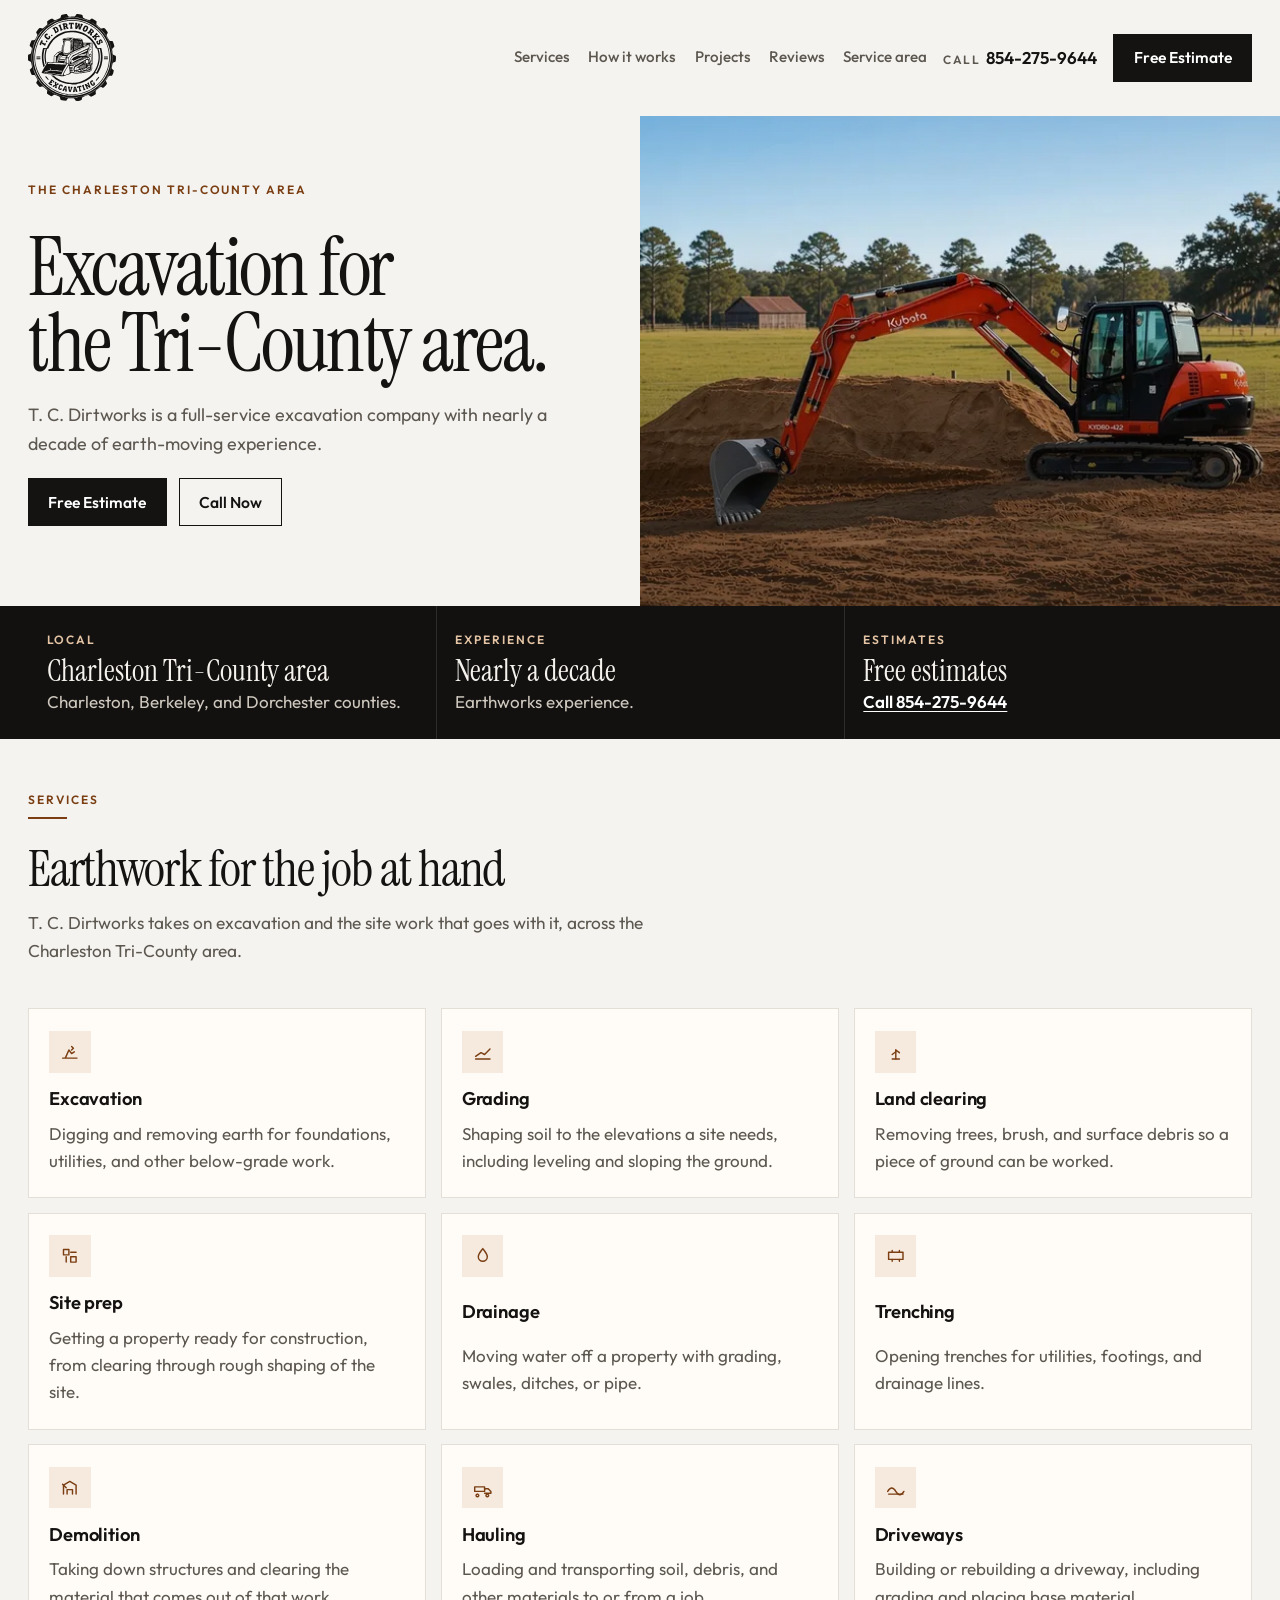
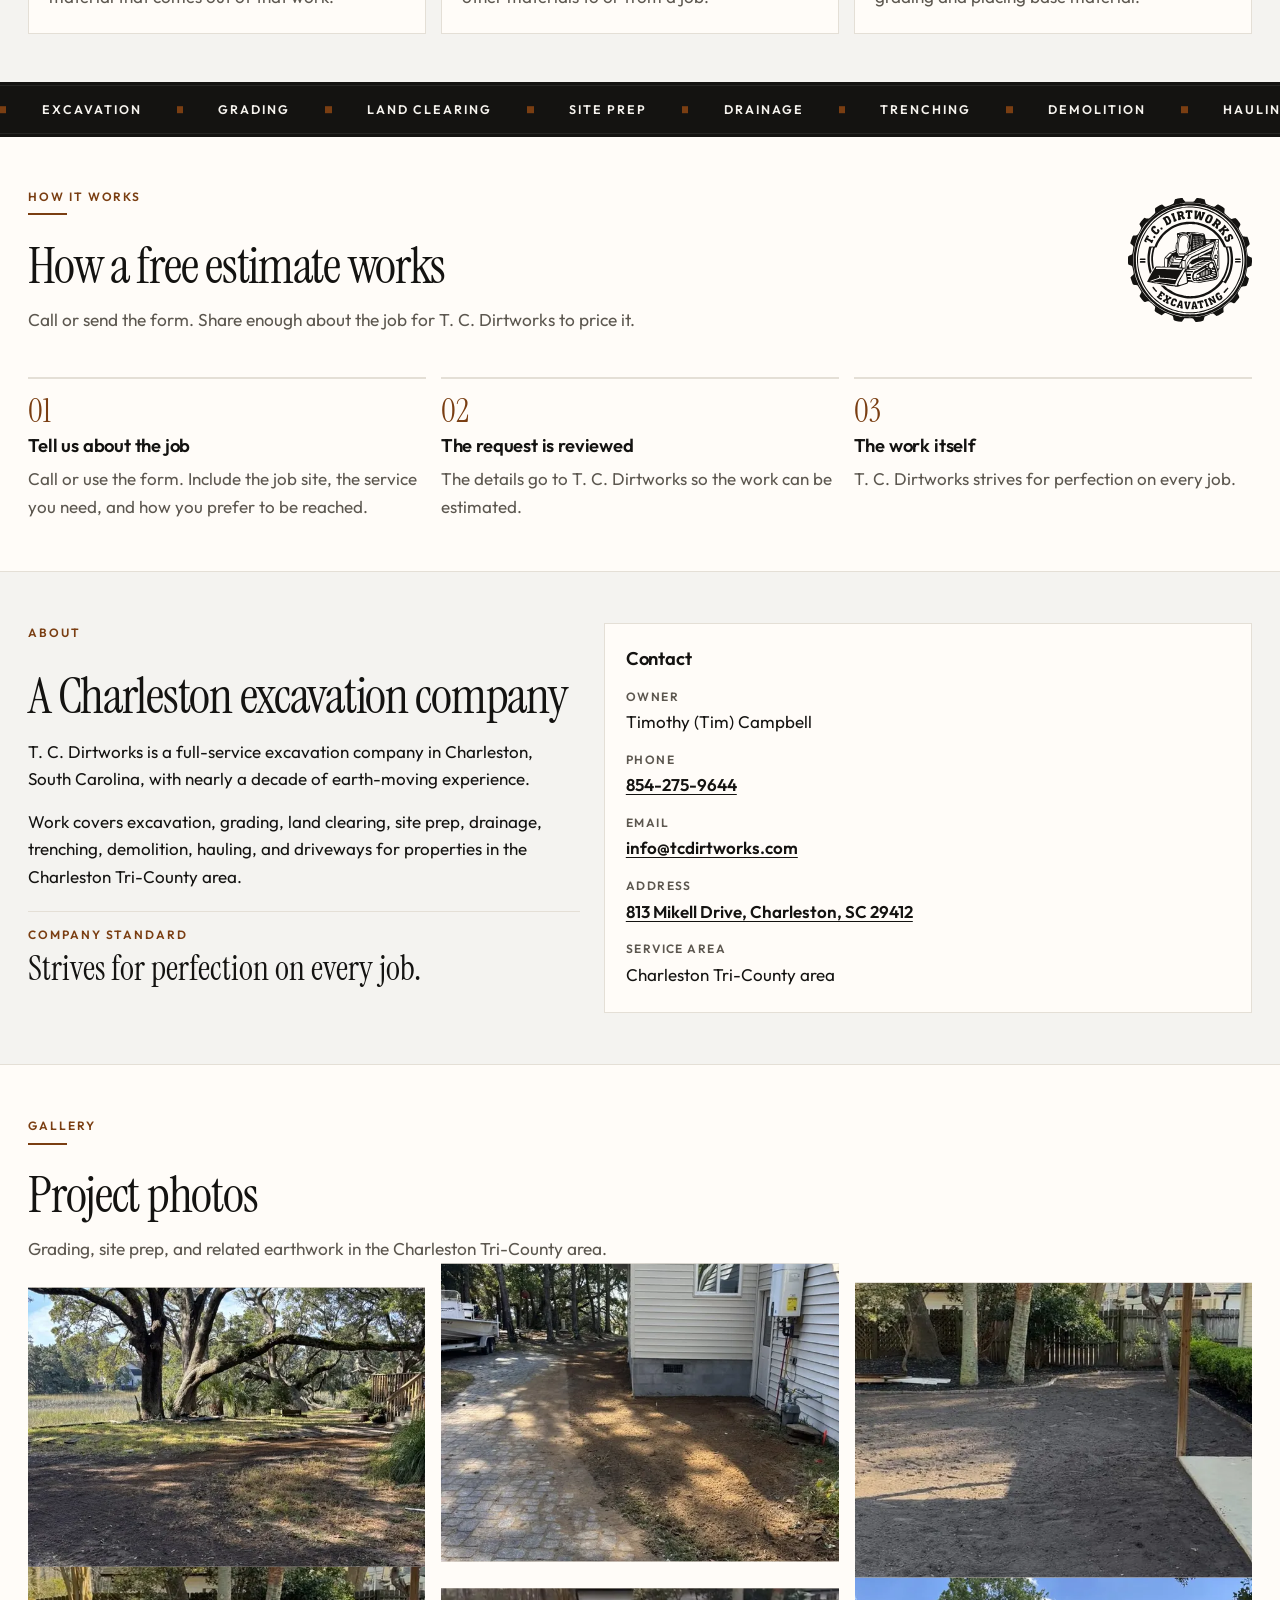
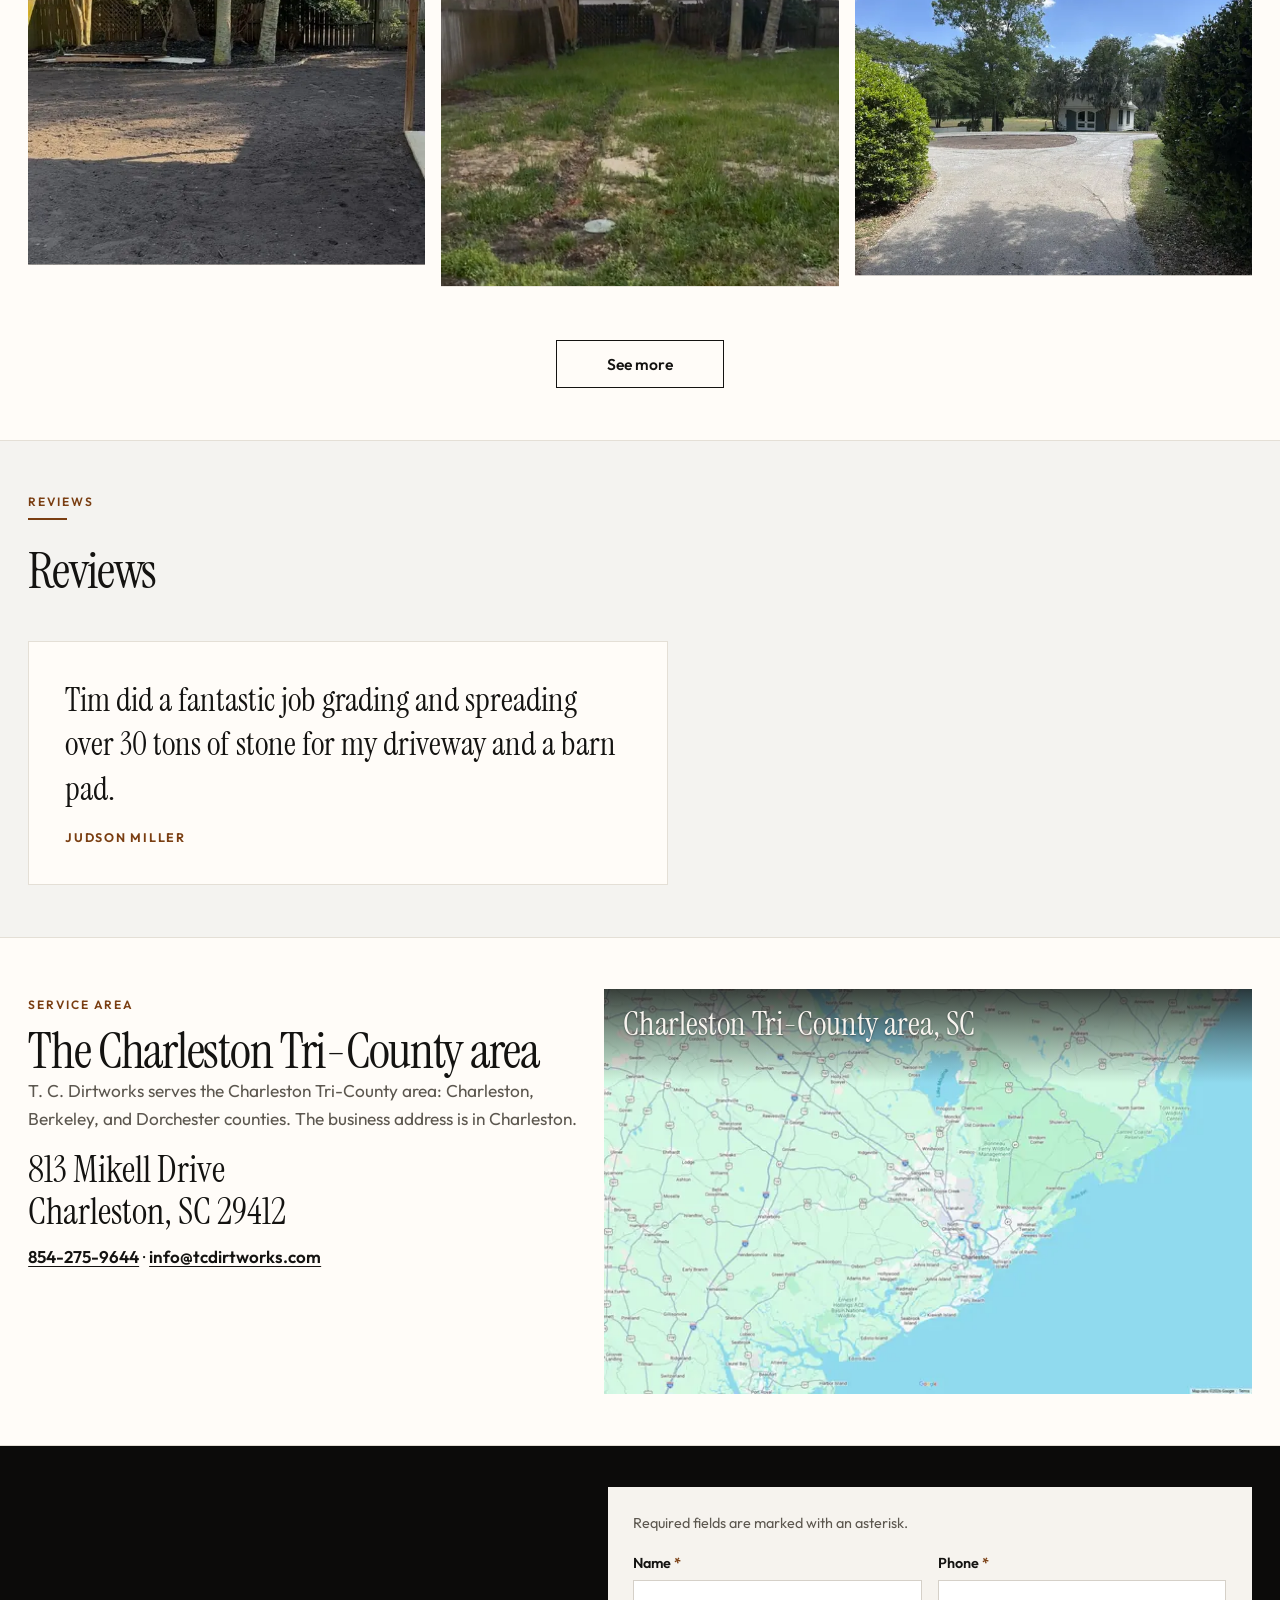
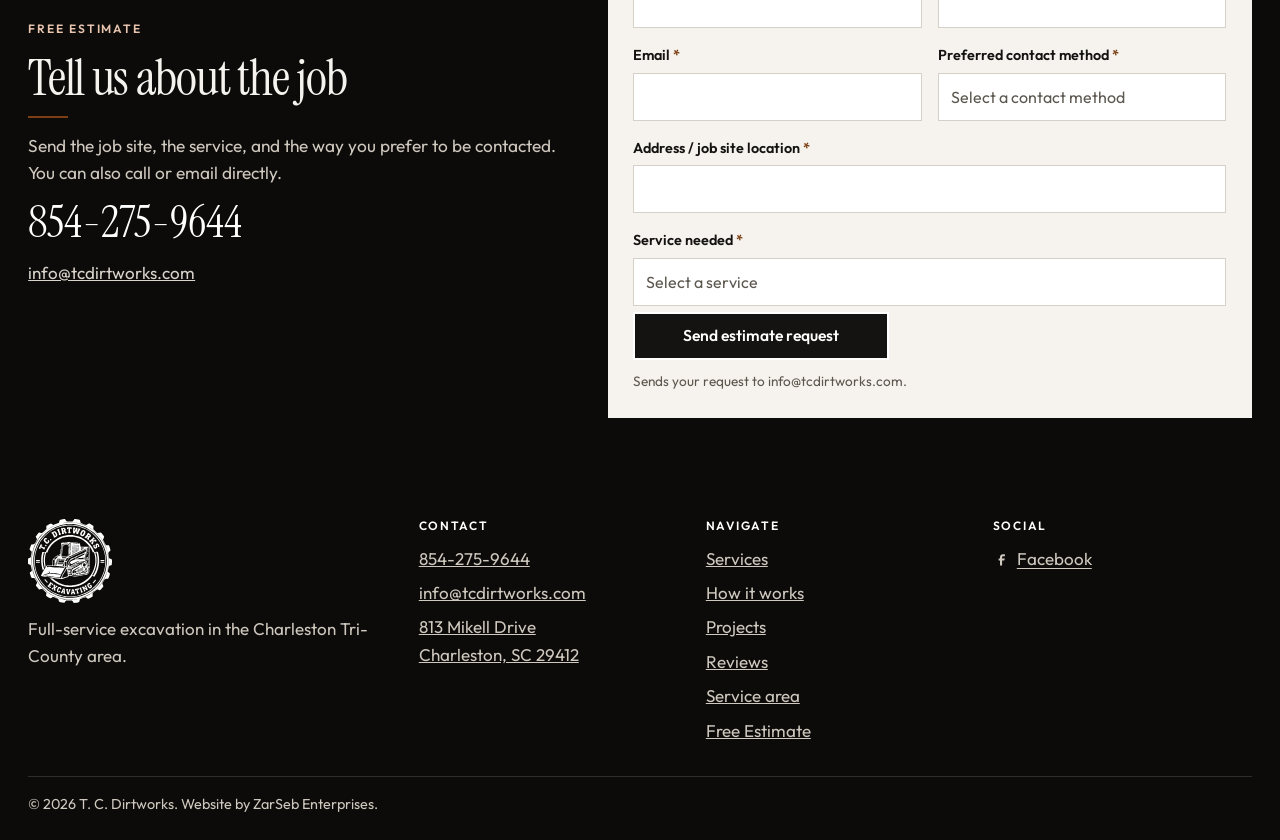
<file: index.html>
<!DOCTYPE html>
<html lang="en">
<head>
  <meta charset="utf-8">
  <meta name="viewport" content="width=device-width, initial-scale=1">
  <title>T. C. Dirtworks | Excavation in the Charleston Tri-County area</title>
  <meta name="description" content="T. C. Dirtworks is a full-service excavation company in the Charleston Tri-County area, with nearly a decade of earthworks experience. Request a free estimate.">
  <meta name="theme-color" content="#141311">
  <meta name="robots" content="index, follow">
  <link rel="canonical" href="https://tcdirtworks.com/">
  <meta property="og:title" content="T. C. Dirtworks | Excavation in the Charleston Tri-County area">
  <meta property="og:description" content="Full-service excavation in the Charleston Tri-County area, with nearly a decade of earthworks experience. Request a free estimate.">
  <meta property="og:type" content="website">
  <meta property="og:url" content="https://tcdirtworks.com/">
  <meta property="og:image" content="https://tcdirtworks.com/images/og.jpg">
  <meta property="og:image:width" content="1200">
  <meta property="og:image:height" content="630">
  <meta property="og:image:alt" content="T. C. Dirtworks logo beside an orange Doosan excavator lifting soil. Not a company project.">
  <meta property="og:locale" content="en_US">
  <meta name="twitter:card" content="summary_large_image">
  <meta name="twitter:title" content="T. C. Dirtworks | Excavation in the Charleston Tri-County area">
  <meta name="twitter:description" content="Full-service excavation in the Charleston Tri-County area, with nearly a decade of earthworks experience. Request a free estimate.">
  <meta name="twitter:image" content="https://tcdirtworks.com/images/og.jpg">
  <meta name="twitter:image:alt" content="T. C. Dirtworks logo beside an orange Doosan excavator lifting soil. Not a company project.">
  <link rel="icon" href="favicon.ico" sizes="any">
  <link rel="icon" href="images/favicon-32.png" type="image/png" sizes="32x32">
  <link rel="icon" href="images/favicon-16.png" type="image/png" sizes="16x16">
  <link rel="apple-touch-icon" href="images/apple-touch-icon.png">
  <link rel="preload" href="fonts/instrument-serif-latin.woff2" as="font" type="font/woff2" crossorigin>
  <link rel="preload" href="fonts/outfit-latin.woff2" as="font" type="font/woff2" crossorigin>
  <link rel="preload" as="image" type="image/webp" fetchpriority="high" imagesrcset="images/hero/kubota-rural-960.webp 960w, images/hero/kubota-rural-1280.webp 1280w, images/hero/kubota-rural-1600.webp 1600w, images/hero/kubota-rural-2560.webp 2560w" imagesizes="(min-width: 960px) 50vw, 100vw">
  <link rel="stylesheet" href="css/styles.css?v=20261115b">
  <script>document.documentElement.classList.add("js");</script>
  <script type="application/ld+json">
  {
    "@context": "https://schema.org",
    "@type": "HomeAndConstructionBusiness",
    "@id": "https://tcdirtworks.com/#business",
    "name": "T. C. Dirtworks",
    "description": "Full-service excavation company serving the Charleston Tri-County area, with nearly a decade of earthworks experience.",
    "url": "https://tcdirtworks.com/",
    "telephone": "+1-854-275-9644",
    "email": "info@tcdirtworks.com",
    "image": "https://tcdirtworks.com/images/logo.png",
    "logo": "https://tcdirtworks.com/images/logo.png",
    "sameAs": ["https://www.facebook.com/profile.php?id=61593935183428"],
    "address": {
      "@type": "PostalAddress",
      "streetAddress": "813 Mikell Drive",
      "addressLocality": "Charleston",
      "addressRegion": "SC",
      "postalCode": "29412",
      "addressCountry": "US"
    },
    "areaServed": [
      { "@type": "AdministrativeArea", "name": "Charleston County, SC" },
      { "@type": "AdministrativeArea", "name": "Berkeley County, SC" },
      { "@type": "AdministrativeArea", "name": "Dorchester County, SC" }
    ],
    "founder": {
      "@type": "Person",
      "name": "Timothy Campbell",
      "alternateName": "Tim Campbell"
    },
    "contactPoint": {
      "@type": "ContactPoint",
      "telephone": "+1-854-275-9644",
      "email": "info@tcdirtworks.com",
      "contactType": "customer service",
      "areaServed": ["Charleston County, SC", "Berkeley County, SC", "Dorchester County, SC"],
      "availableLanguage": "English"
    },
    "hasOfferCatalog": {
      "@type": "OfferCatalog",
      "name": "Excavation services",
      "itemListElement": [
        { "@type": "Offer", "itemOffered": { "@type": "Service", "name": "Excavation", "description": "Digging and removing earth for foundations, utilities, and other below-grade work." } },
        { "@type": "Offer", "itemOffered": { "@type": "Service", "name": "Grading", "description": "Shaping soil to the elevations a site needs, including leveling and sloping the ground." } },
        { "@type": "Offer", "itemOffered": { "@type": "Service", "name": "Land clearing", "description": "Removing trees, brush, and surface debris so a piece of ground can be worked." } },
        { "@type": "Offer", "itemOffered": { "@type": "Service", "name": "Site prep", "description": "Getting a property ready for construction, from clearing through rough shaping of the site." } },
        { "@type": "Offer", "itemOffered": { "@type": "Service", "name": "Drainage", "description": "Moving water off a property with grading, swales, ditches, or pipe." } },
        { "@type": "Offer", "itemOffered": { "@type": "Service", "name": "Trenching", "description": "Opening trenches for utilities, footings, and drainage lines." } },
        { "@type": "Offer", "itemOffered": { "@type": "Service", "name": "Demolition", "description": "Taking down structures and clearing the material that comes out of that work." } },
        { "@type": "Offer", "itemOffered": { "@type": "Service", "name": "Hauling", "description": "Loading and transporting soil, debris, and other materials to or from a job." } },
        { "@type": "Offer", "itemOffered": { "@type": "Service", "name": "Driveways", "description": "Building or rebuilding a driveway, including grading and placing base material." } }
      ]
    },
    "review": {
      "@type": "Review",
      "author": { "@type": "Person", "name": "Judson Miller" },
      "reviewBody": "Tim did a fantastic job grading and spreading over 30 tons of stone for my driveway and a barn pad."
    }
  }
  </script>
</head>
<body>
  <div class="scroll-progress" aria-hidden="true"><span></span></div>
  <a class="skip" href="#main">Skip to content</a>

  <header class="site-header">
    <button class="nav-scrim" type="button" aria-label="Close menu" tabindex="-1"></button>
    <div class="header-inner wrap">
      <a class="wordmark" href="#top">
        <img class="logo" src="images/logo.svg" width="88" height="88" alt="T. C. Dirtworks">
      </a>
      <nav id="site-nav" class="site-nav" aria-label="Primary">
        <a href="#services">Services</a>
        <a href="#process">How it works</a>
        <a href="#projects">Projects</a>
        <a href="#reviews">Reviews</a>
        <a href="#area">Service area</a>
        <a class="nav-cta" href="#estimate">Free Estimate</a>
      </nav>
      <a class="header-phone" href="tel:+18542759644">
        <span class="header-phone-label">Call</span>
        854-275-9644
      </a>
      <a class="btn header-cta" href="#estimate">Free Estimate</a>
      <button class="menu-toggle" type="button" aria-expanded="false" aria-controls="site-nav" aria-label="Open menu">
        <span class="burger" aria-hidden="true"></span>
      </button>
    </div>
  </header>

  <main id="main">
    <section class="hero" id="top" aria-labelledby="hero-heading">
      <div class="hero-copy">
        <p class="eyebrow">The Charleston Tri-County area</p>
        <h1 id="hero-heading">Excavation for <span>the Tri-County area.</span></h1>
        <p class="lede">T. C. Dirtworks is a full-service excavation company with nearly a decade of earth-moving experience.</p>
        <div class="hero-actions">
          <a class="btn" href="#estimate">Free Estimate</a>
          <a class="btn btn-ghost" href="tel:+18542759644">Call Now</a>
        </div>
      </div>
      <!-- Not a T. C. Dirtworks project.
           Adapted from Kubota KX080-4α2 by Jorge Franganillo, CC BY 2.0.
           https://commons.wikimedia.org/wiki/File:Miniexcavadora_Kubota_KX080-4α2_(49505299366).jpg -->
      <figure class="hero-figure">
        <div class="hero-parallax">
          <picture>
            <source type="image/webp" srcset="images/hero/kubota-rural-960.webp 960w, images/hero/kubota-rural-1280.webp 1280w, images/hero/kubota-rural-1600.webp 1600w, images/hero/kubota-rural-2560.webp 2560w" sizes="(min-width: 960px) 50vw, 100vw">
            <img class="hero-photo" src="images/hero/kubota-rural-1600.jpg" srcset="images/hero/kubota-rural-960.jpg 960w, images/hero/kubota-rural-1280.jpg 1280w, images/hero/kubota-rural-1600.jpg 1600w, images/hero/kubota-rural-2560.jpg 2560w" sizes="(min-width: 960px) 50vw, 100vw" width="1600" height="900" alt="Orange Kubota compact excavator beside a dirt pile in a rural field, illustrating excavation in the Charleston Tri-County area. Not a T. C. Dirtworks job." fetchpriority="high" decoding="async">
          </picture>
        </div>
      </figure>
    </section>

    <section class="trust" aria-label="Company facts">
      <ul class="trust-list wrap">
        <li>
          <p class="trust-kicker">Local</p>
          <p class="trust-value">Charleston Tri-County area</p>
          <p class="trust-note">Charleston, Berkeley, and Dorchester counties.</p>
        </li>
        <li>
          <p class="trust-kicker">Experience</p>
          <p class="trust-value">Nearly a decade</p>
          <p class="trust-note">Earthworks experience.</p>
        </li>
        <li>
          <p class="trust-kicker">Estimates</p>
          <p class="trust-value">Free estimates</p>
          <p class="trust-note"><a href="tel:+18542759644">Call 854-275-9644</a></p>
        </li>
      </ul>
    </section>

    <section class="section reveal" id="services" aria-labelledby="services-heading">
      <div class="wrap">
        <header class="section-head">
          <p class="eyebrow">Services</p>
          <h2 id="services-heading">Earthwork for the job at hand</h2>
          <p class="lede">T. C. Dirtworks takes on excavation and the site work that goes with it, across the Charleston Tri-County area.</p>
        </header>
      </div>
      <div class="wrap-wide">
        <ul class="card-grid">
          <li>
            <article class="card">
              <span class="icon" aria-hidden="true">
                <svg viewBox="0 0 24 24" aria-hidden="true" focusable="false"><path d="M4 19h16M7 19l4-9 3 4 3-2"/><path d="M14 6l2 2-2 2"/></svg>
              </span>
              <h3>Excavation</h3>
              <p>Digging and removing earth for foundations, utilities, and other below-grade work.</p>
            </article>
          </li>
          <li>
            <article class="card">
              <span class="icon" aria-hidden="true">
                <svg viewBox="0 0 24 24" aria-hidden="true" focusable="false"><path d="M4 17l6-4 4 2 6-6"/><path d="M4 20h16"/></svg>
              </span>
              <h3>Grading</h3>
              <p>Shaping soil to the elevations a site needs, including leveling and sloping the ground.</p>
            </article>
          </li>
          <li>
            <article class="card">
              <span class="icon" aria-hidden="true">
                <svg viewBox="0 0 24 24" aria-hidden="true" focusable="false"><path d="M12 20V10"/><path d="M12 12l-4 3M12 10l4 3"/><path d="M8 20h8"/></svg>
              </span>
              <h3>Land clearing</h3>
              <p>Removing trees, brush, and surface debris so a piece of ground can be worked.</p>
            </article>
          </li>
          <li>
            <article class="card">
              <span class="icon" aria-hidden="true">
                <svg viewBox="0 0 24 24" aria-hidden="true" focusable="false"><path d="M5 5h6v6H5zM13 13h6v6h-6z"/><path d="M13 8h6M8 13v6"/></svg>
              </span>
              <h3>Site prep</h3>
              <p>Getting a property ready for construction, from clearing through rough shaping of the site.</p>
            </article>
          </li>
          <li>
            <article class="card">
              <span class="icon" aria-hidden="true">
                <svg viewBox="0 0 24 24" aria-hidden="true" focusable="false"><path d="M12 4c3 4 5 6 5 9a5 5 0 0 1-10 0c0-3 2-5 5-9z"/></svg>
              </span>
              <h3>Drainage</h3>
              <p>Moving water off a property with grading, swales, ditches, or pipe.</p>
            </article>
          </li>
          <li>
            <article class="card">
              <span class="icon" aria-hidden="true">
                <svg viewBox="0 0 24 24" aria-hidden="true" focusable="false"><path d="M4 8h16v8H4z"/><path d="M8 8V6M16 8V6M8 16v2M16 16v2"/></svg>
              </span>
              <h3>Trenching</h3>
              <p>Opening trenches for utilities, footings, and drainage lines.</p>
            </article>
          </li>
          <li>
            <article class="card">
              <span class="icon" aria-hidden="true">
                <svg viewBox="0 0 24 24" aria-hidden="true" focusable="false"><path d="M5 19V9l7-4 7 4v10"/><path d="M9 19v-5h6v5"/><path d="M4 8l4 4"/></svg>
              </span>
              <h3>Demolition</h3>
              <p>Taking down structures and clearing the material that comes out of that work.</p>
            </article>
          </li>
          <li>
            <article class="card">
              <span class="icon" aria-hidden="true">
                <svg viewBox="0 0 24 24" aria-hidden="true" focusable="false"><path d="M3 16h11v-5H3z"/><path d="M14 13h4l3 3v2h-7"/><path d="M6 19a1.5 1.5 0 1 0 0.01 0M17 19a1.5 1.5 0 1 0 0.01 0"/></svg>
              </span>
              <h3>Hauling</h3>
              <p>Loading and transporting soil, debris, and other materials to or from a job.</p>
            </article>
          </li>
          <li>
            <article class="card">
              <span class="icon" aria-hidden="true">
                <svg viewBox="0 0 24 24" aria-hidden="true" focusable="false"><path d="M3 16c3-5 6-5 9 0s6 5 9 0"/><path d="M4 19h16"/></svg>
              </span>
              <h3>Driveways</h3>
              <p>Building or rebuilding a driveway, including grading and placing base material.</p>
            </article>
          </li>
        </ul>
      </div>
    </section>

    <div class="marquee" aria-hidden="true">
      <div class="marquee-track">
        <div class="marquee-group">
          <span>Excavation</span><span>Grading</span><span>Land clearing</span><span>Site prep</span><span>Drainage</span><span>Trenching</span><span>Demolition</span><span>Hauling</span><span>Driveways</span>
          <span>Excavation</span><span>Grading</span><span>Land clearing</span><span>Site prep</span><span>Drainage</span><span>Trenching</span><span>Demolition</span><span>Hauling</span><span>Driveways</span>
          <span>Excavation</span><span>Grading</span><span>Land clearing</span><span>Site prep</span><span>Drainage</span><span>Trenching</span><span>Demolition</span><span>Hauling</span><span>Driveways</span>
          <span>Excavation</span><span>Grading</span><span>Land clearing</span><span>Site prep</span><span>Drainage</span><span>Trenching</span><span>Demolition</span><span>Hauling</span><span>Driveways</span>
          <span>Excavation</span><span>Grading</span><span>Land clearing</span><span>Site prep</span><span>Drainage</span><span>Trenching</span><span>Demolition</span><span>Hauling</span><span>Driveways</span>
        </div>
        <div class="marquee-group">
          <span>Excavation</span><span>Grading</span><span>Land clearing</span><span>Site prep</span><span>Drainage</span><span>Trenching</span><span>Demolition</span><span>Hauling</span><span>Driveways</span>
          <span>Excavation</span><span>Grading</span><span>Land clearing</span><span>Site prep</span><span>Drainage</span><span>Trenching</span><span>Demolition</span><span>Hauling</span><span>Driveways</span>
          <span>Excavation</span><span>Grading</span><span>Land clearing</span><span>Site prep</span><span>Drainage</span><span>Trenching</span><span>Demolition</span><span>Hauling</span><span>Driveways</span>
          <span>Excavation</span><span>Grading</span><span>Land clearing</span><span>Site prep</span><span>Drainage</span><span>Trenching</span><span>Demolition</span><span>Hauling</span><span>Driveways</span>
          <span>Excavation</span><span>Grading</span><span>Land clearing</span><span>Site prep</span><span>Drainage</span><span>Trenching</span><span>Demolition</span><span>Hauling</span><span>Driveways</span>
        </div>
      </div>
    </div>

    <section class="section band reveal" id="process" aria-labelledby="process-heading">
      <div class="wrap">
        <div class="process-intro">
          <header class="section-head">
            <p class="eyebrow">How it works</p>
            <h2 id="process-heading">How a free estimate works</h2>
            <p class="lede">Call or send the form. Share enough about the job for T. C. Dirtworks to price it.</p>
          </header>
          <img class="process-logo" src="images/logo.svg" width="124" height="124" alt="T. C. Dirtworks logo" decoding="async" loading="lazy">
        </div>
        <ol class="steps">
          <li>
            <p class="step-num">01</p>
            <h3>Tell us about the job</h3>
            <p>Call or use the form. Include the job site, the service you need, and how you prefer to be reached.</p>
          </li>
          <li>
            <p class="step-num">02</p>
            <h3>The request is reviewed</h3>
            <p>The details go to T. C. Dirtworks so the work can be estimated.</p>
          </li>
          <li>
            <p class="step-num">03</p>
            <h3>The work itself</h3>
            <p>T. C. Dirtworks strives for perfection on every job.</p>
          </li>
        </ol>
      </div>
    </section>

    <section class="section reveal" id="about" aria-labelledby="about-heading">
      <div class="wrap about-grid">
        <div class="about-copy">
          <p class="eyebrow">About</p>
          <h2 id="about-heading">A Charleston excavation company</h2>
          <p>T. C. Dirtworks is a full-service excavation company in Charleston, South Carolina, with nearly a decade of earth-moving experience.</p>
          <p>Work covers excavation, grading, land clearing, site prep, drainage, trenching, demolition, hauling, and driveways for properties in the Charleston Tri-County area.</p>
          <p class="standard"><span>Company standard</span> Strives for perfection on every job.</p>
        </div>
        <aside class="nap" aria-labelledby="nap-heading">
          <h3 id="nap-heading">Contact</h3>
          <dl>
            <div>
              <dt>Owner</dt>
              <dd>Timothy (Tim) Campbell</dd>
            </div>
            <div>
              <dt>Phone</dt>
              <dd><a href="tel:+18542759644">854-275-9644</a></dd>
            </div>
            <div>
              <dt>Email</dt>
              <dd><a href="mailto:info@tcdirtworks.com">info@tcdirtworks.com</a></dd>
            </div>
            <div>
              <dt>Address</dt>
              <dd><a href="https://www.google.com/maps/search/?api=1&amp;query=813+Mikell+Drive%2C+Charleston%2C+SC+29412" rel="noopener noreferrer">813 Mikell Drive, Charleston, SC 29412</a></dd>
            </div>
            <div>
              <dt>Service area</dt>
              <dd>Charleston Tri-County area</dd>
            </div>
          </dl>
        </aside>
      </div>
    </section>

    <!-- Newest project photos go at the top of this list. -->
    <section class="section band reveal" id="projects" aria-labelledby="projects-heading">
      <div class="wrap">
        <header class="section-head">
          <p class="eyebrow">Gallery</p>
          <h2 id="projects-heading">Project photos</h2>
          <p class="lede">Grading, site prep, and related earthwork in the Charleston Tri-County area.</p>
        </header>
        <ul class="gallery" id="project-gallery">

          <li>
            <button type="button" class="shot" data-slot="1" data-parallax="0.04" data-title="Oak yard grade" data-caption="Yard graded under the oaks at the marsh edge." aria-label="View project photo: oak yard grade">
              <picture>
                <source type="image/webp" srcset="images/gallery/oak-marsh-grade-640.webp 640w, images/gallery/oak-marsh-grade-960.webp 960w" sizes="(min-width: 700px) 30vw, 100vw">
                <img src="images/gallery/oak-marsh-grade-960.jpg" srcset="images/gallery/oak-marsh-grade-640.jpg 640w, images/gallery/oak-marsh-grade-960.jpg 960w" sizes="(min-width: 700px) 30vw, 100vw" width="960" height="720" alt="Yard graded under the oaks at the marsh edge." decoding="async" loading="lazy">
              </picture>
            </button>
          </li>

          <li>
            <button type="button" class="shot" data-slot="2" data-parallax="0.09" data-title="Side yard grade" data-caption="Side yard graded beside the paver drive." aria-label="View project photo: side yard grade">
              <picture>
                <source type="image/webp" srcset="images/gallery/side-yard-grade-640.webp 640w, images/gallery/side-yard-grade-960.webp 960w" sizes="(min-width: 700px) 30vw, 100vw">
                <img src="images/gallery/side-yard-grade-960.jpg" srcset="images/gallery/side-yard-grade-640.jpg 640w, images/gallery/side-yard-grade-960.jpg 960w" sizes="(min-width: 700px) 30vw, 100vw" width="960" height="720" alt="Side yard graded beside the paver drive." decoding="async" loading="lazy">
              </picture>
            </button>
          </li>

          <li>
            <button type="button" class="shot" data-slot="3" data-parallax="0.05" data-title="Backyard grade" data-caption="Wide view of the graded backyard." aria-label="View project photo: backyard grade">
              <picture>
                <source type="image/webp" srcset="images/gallery/backyard-grade-wide-640.webp 640w, images/gallery/backyard-grade-wide-960.webp 960w" sizes="(min-width: 700px) 30vw, 100vw">
                <img src="images/gallery/backyard-grade-wide-960.jpg" srcset="images/gallery/backyard-grade-wide-640.jpg 640w, images/gallery/backyard-grade-wide-960.jpg 960w" sizes="(min-width: 700px) 30vw, 100vw" width="960" height="720" alt="Wide view of the graded backyard." decoding="async" loading="lazy">
              </picture>
            </button>
          </li>

          <li>
            <button type="button" class="shot" data-slot="4" data-parallax="0.1" data-title="Backyard topsoil grade" data-caption="Backyard graded and covered with fresh topsoil." aria-label="View project photo: backyard topsoil grade">
              <picture>
                <source type="image/webp" srcset="images/gallery/backyard-topsoil-grade-640.webp 640w, images/gallery/backyard-topsoil-grade-960.webp 960w" sizes="(min-width: 700px) 30vw, 100vw">
                <img src="images/gallery/backyard-topsoil-grade-960.jpg" srcset="images/gallery/backyard-topsoil-grade-640.jpg 640w, images/gallery/backyard-topsoil-grade-960.jpg 960w" sizes="(min-width: 700px) 30vw, 100vw" width="960" height="720" alt="Backyard graded and covered with fresh topsoil." decoding="async" loading="lazy">
              </picture>
            </button>
          </li>

          <li>
            <button type="button" class="shot" data-slot="5" data-parallax="0.06" data-title="Backyard before grade" data-caption="Backyard before the grade and topsoil." aria-label="View project photo: backyard before grade">
              <picture>
                <source type="image/webp" srcset="images/gallery/backyard-before-grade-640.webp 640w, images/gallery/backyard-before-grade-960.webp 960w" sizes="(min-width: 700px) 30vw, 100vw">
                <img src="images/gallery/backyard-before-grade-960.jpg" srcset="images/gallery/backyard-before-grade-640.jpg 640w, images/gallery/backyard-before-grade-960.jpg 960w" sizes="(min-width: 700px) 30vw, 100vw" width="960" height="720" alt="Backyard before the grade and topsoil." decoding="async" loading="lazy">
              </picture>
            </button>
          </li>

          <li>
            <button type="button" class="shot" data-slot="6" data-parallax="0.08" data-title="Circular drive grade" data-caption="Circular gravel drive graded around a planting bed." aria-label="View project photo: circular drive grade">
              <picture>
                <source type="image/webp" srcset="images/gallery/circular-drive-grade-640.webp 640w, images/gallery/circular-drive-grade-960.webp 960w" sizes="(min-width: 700px) 30vw, 100vw">
                <img src="images/gallery/circular-drive-grade-960.jpg" srcset="images/gallery/circular-drive-grade-640.jpg 640w, images/gallery/circular-drive-grade-960.jpg 960w" sizes="(min-width: 700px) 30vw, 100vw" width="960" height="720" alt="Circular gravel drive graded around a planting bed." decoding="async" loading="lazy">
              </picture>
            </button>
          </li>

          <li>
            <button type="button" class="shot" data-slot="7" data-parallax="0.04" data-title="Roadside grade" data-caption="Fresh roadside grade ready for finish work." aria-label="View project photo: roadside grade">
              <picture>
                <source type="image/webp" srcset="images/gallery/roadside-grade-640.webp 640w, images/gallery/roadside-grade-960.webp 960w" sizes="(min-width: 700px) 30vw, 100vw">
                <img src="images/gallery/roadside-grade-960.jpg" srcset="images/gallery/roadside-grade-640.jpg 640w, images/gallery/roadside-grade-960.jpg 960w" sizes="(min-width: 700px) 30vw, 100vw" width="960" height="720" alt="Fresh roadside grade ready for finish work." decoding="async" loading="lazy">
              </picture>
            </button>
          </li>

          <li>
            <button type="button" class="shot" data-slot="8" data-parallax="0.09" data-title="Shade tree grade" data-caption="Yard graded under the shade trees." aria-label="View project photo: shade tree grade">
              <picture>
                <source type="image/webp" srcset="images/gallery/shade-tree-grade-640.webp 640w, images/gallery/shade-tree-grade-960.webp 960w" sizes="(min-width: 700px) 30vw, 100vw">
                <img src="images/gallery/shade-tree-grade-960.jpg" srcset="images/gallery/shade-tree-grade-640.jpg 640w, images/gallery/shade-tree-grade-960.jpg 960w" sizes="(min-width: 700px) 30vw, 100vw" width="960" height="720" alt="Yard graded under the shade trees." decoding="async" loading="lazy">
              </picture>
            </button>
          </li>

          <li>
            <button type="button" class="shot" data-slot="9" data-parallax="0.05" data-title="Gravel pad grade" data-caption="Gravel pad graded and spread between the houses." aria-label="View project photo: gravel pad grade">
              <picture>
                <source type="image/webp" srcset="images/gallery/gravel-pad-grade-640.webp 640w, images/gallery/gravel-pad-grade-960.webp 960w" sizes="(min-width: 700px) 30vw, 100vw">
                <img src="images/gallery/gravel-pad-grade-960.jpg" srcset="images/gallery/gravel-pad-grade-640.jpg 640w, images/gallery/gravel-pad-grade-960.jpg 960w" sizes="(min-width: 700px) 30vw, 100vw" width="960" height="720" alt="Gravel pad graded and spread between the houses." decoding="async" loading="lazy">
              </picture>
            </button>
          </li>

          <li>
            <button type="button" class="shot" data-slot="10" data-parallax="0.1" data-title="Gravel drive before grade" data-caption="Drive area beside the shed before grading." aria-label="View project photo: gravel drive before grade">
              <picture>
                <source type="image/webp" srcset="images/gallery/gravel-drive-before-grade-640.webp 640w, images/gallery/gravel-drive-before-grade-960.webp 960w" sizes="(min-width: 700px) 30vw, 100vw">
                <img src="images/gallery/gravel-drive-before-grade-960.jpg" srcset="images/gallery/gravel-drive-before-grade-640.jpg 640w, images/gallery/gravel-drive-before-grade-960.jpg 960w" sizes="(min-width: 700px) 30vw, 100vw" width="960" height="720" alt="Drive area beside the shed before grading." decoding="async" loading="lazy">
              </picture>
            </button>
          </li>

          <li>
            <button type="button" class="shot" data-slot="11" data-parallax="0.06" data-title="Lawn grade" data-caption="Front lawn graded and marked for the next work." aria-label="View project photo: lawn grade">
              <picture>
                <source type="image/webp" srcset="images/gallery/lawn-grade-640.webp 640w, images/gallery/lawn-grade-960.webp 960w" sizes="(min-width: 700px) 30vw, 100vw">
                <img src="images/gallery/lawn-grade-960.jpg" srcset="images/gallery/lawn-grade-640.jpg 640w, images/gallery/lawn-grade-960.jpg 960w" sizes="(min-width: 700px) 30vw, 100vw" width="960" height="720" alt="Front lawn graded and marked for the next work." decoding="async" loading="lazy">
              </picture>
            </button>
          </li>

          <li>
            <button type="button" class="shot" data-slot="12" data-parallax="0.08" data-title="Prepping to grade" data-caption="Skid steer and dump trailer staged to grade the front lawn." aria-label="View project photo: prepping to grade">
              <picture>
                <source type="image/webp" srcset="images/gallery/equipment-prep-grade-640.webp 640w, images/gallery/equipment-prep-grade-960.webp 960w" sizes="(min-width: 700px) 30vw, 100vw">
                <img src="images/gallery/equipment-prep-grade-960.jpg" srcset="images/gallery/equipment-prep-grade-640.jpg 640w, images/gallery/equipment-prep-grade-960.jpg 960w" sizes="(min-width: 700px) 30vw, 100vw" width="960" height="720" alt="Skid steer and dump trailer staged to grade the front lawn." decoding="async" loading="lazy">
              </picture>
            </button>
          </li>

          <li>
            <button type="button" class="shot" data-slot="13" data-parallax="0.04" data-title="Utility trench in progress" data-caption="Utility trench and grading in progress." aria-label="View project photo: utility trench in progress">
              <picture>
                <source type="image/webp" srcset="images/gallery/trench-grade-640.webp 640w, images/gallery/trench-grade-960.webp 960w" sizes="(min-width: 700px) 30vw, 100vw">
                <img src="images/gallery/trench-grade-960.jpg" srcset="images/gallery/trench-grade-640.jpg 640w, images/gallery/trench-grade-960.jpg 960w" sizes="(min-width: 700px) 30vw, 100vw" width="960" height="720" alt="Utility trench and grading in progress." decoding="async" loading="lazy">
              </picture>
            </button>
          </li>

          <li>
            <button type="button" class="shot" data-slot="14" data-parallax="0.09" data-title="Open lot grade" data-caption="Open lot graded along the tree line." aria-label="View project photo: open lot grade">
              <picture>
                <source type="image/webp" srcset="images/gallery/open-lot-grade-640.webp 640w, images/gallery/open-lot-grade-960.webp 960w" sizes="(min-width: 700px) 30vw, 100vw">
                <img src="images/gallery/open-lot-grade-960.jpg" srcset="images/gallery/open-lot-grade-640.jpg 640w, images/gallery/open-lot-grade-960.jpg 960w" sizes="(min-width: 700px) 30vw, 100vw" width="960" height="720" alt="Open lot graded along the tree line." decoding="async" loading="lazy">
              </picture>
            </button>
          </li>

          <li>
            <button type="button" class="shot" data-slot="15" data-parallax="0.05" data-title="Cleared lot grade" data-caption="Cleared lot graded with a skid steer on site." aria-label="View project photo: cleared lot grade">
              <picture>
                <source type="image/webp" srcset="images/gallery/cleared-lot-grade-640.webp 640w, images/gallery/cleared-lot-grade-960.webp 960w" sizes="(min-width: 700px) 30vw, 100vw">
                <img src="images/gallery/cleared-lot-grade-960.jpg" srcset="images/gallery/cleared-lot-grade-640.jpg 640w, images/gallery/cleared-lot-grade-960.jpg 960w" sizes="(min-width: 700px) 30vw, 100vw" width="960" height="720" alt="Cleared lot graded with a skid steer on site." decoding="async" loading="lazy">
              </picture>
            </button>
          </li>

          <li>
            <button type="button" class="shot" data-slot="16" data-parallax="0.1" data-title="Front yard grade" data-caption="Graded front yard with straw." aria-label="View project photo: front yard grade">
              <picture>
                <source type="image/webp" srcset="images/gallery/straw-front-grade-640.webp 640w, images/gallery/straw-front-grade-960.webp 960w" sizes="(min-width: 700px) 30vw, 100vw">
                <img src="images/gallery/straw-front-grade-960.jpg" srcset="images/gallery/straw-front-grade-640.jpg 640w, images/gallery/straw-front-grade-960.jpg 960w" sizes="(min-width: 700px) 30vw, 100vw" width="960" height="720" alt="Graded front yard with straw." decoding="async" loading="lazy">
              </picture>
            </button>
          </li>

          <li>
            <button type="button" class="shot" data-slot="17" data-parallax="0.06" data-title="Straw yard grade" data-caption="Graded yard corner covered in straw for erosion control." aria-label="View project photo: straw yard grade">
              <picture>
                <source type="image/webp" srcset="images/gallery/straw-corner-grade-640.webp 640w, images/gallery/straw-corner-grade-960.webp 960w" sizes="(min-width: 700px) 30vw, 100vw">
                <img src="images/gallery/straw-corner-grade-960.jpg" srcset="images/gallery/straw-corner-grade-640.jpg 640w, images/gallery/straw-corner-grade-960.jpg 960w" sizes="(min-width: 700px) 30vw, 100vw" width="960" height="720" alt="Graded yard corner covered in straw for erosion control." decoding="async" loading="lazy">
              </picture>
            </button>
          </li>

          <li>
            <button type="button" class="shot" data-slot="18" data-parallax="0.08" data-title="Dirt drive grade" data-caption="Graded dirt drive through the trees." aria-label="View project photo: dirt drive grade">
              <picture>
                <source type="image/webp" srcset="images/gallery/dirt-drive-grade-640.webp 640w, images/gallery/dirt-drive-grade-960.webp 960w" sizes="(min-width: 700px) 30vw, 100vw">
                <img src="images/gallery/dirt-drive-grade-960.jpg" srcset="images/gallery/dirt-drive-grade-640.jpg 640w, images/gallery/dirt-drive-grade-960.jpg 960w" sizes="(min-width: 700px) 30vw, 100vw" width="960" height="720" alt="Graded dirt drive through the trees." decoding="async" loading="lazy">
              </picture>
            </button>
          </li>
        </ul>
        <div class="gallery-more-wrap">
          <button type="button" class="btn btn-ghost gallery-more" id="gallery-more" aria-controls="project-gallery" aria-expanded="false">See more</button>
        </div>
      </div>
    </section>

    <section class="section reveal" id="reviews" aria-labelledby="reviews-heading">
      <div class="wrap">
        <header class="section-head">
          <p class="eyebrow">Reviews</p>
          <h2 id="reviews-heading">Reviews</h2>
        </header>
        <blockquote class="review">
          <p>Tim did a fantastic job grading and spreading over 30 tons of stone for my driveway and a barn pad.</p>
          <footer>Judson Miller</footer>
        </blockquote>
      </div>
    </section>

    <section class="section band reveal" id="area" aria-labelledby="area-heading">
      <div class="wrap area-grid">
        <div>
          <p class="eyebrow">Service area</p>
          <h2 id="area-heading">The Charleston Tri-County area</h2>
          <p class="lede">T. C. Dirtworks serves the Charleston Tri-County area: Charleston, Berkeley, and Dorchester counties. The business address is in Charleston.</p>
          <p class="area-address">
            <a href="https://www.google.com/maps/search/?api=1&amp;query=813+Mikell+Drive%2C+Charleston%2C+SC+29412" rel="noopener noreferrer">813 Mikell Drive<br>Charleston, SC 29412</a>
          </p>
          <p><a class="text-link" href="tel:+18542759644">854-275-9644</a> · <a class="text-link" href="mailto:info@tcdirtworks.com">info@tcdirtworks.com</a></p>
        </div>
        <!-- Roadmap frame of the Charleston Tri-County area, captured from Google Maps.
             The Google logo and “Map data © Google” stay on the image. -->
        <figure class="area-panel">
          <picture>
            <source type="image/webp" srcset="images/area/tri-county-640.webp 640w, images/area/tri-county-960.webp 960w, images/area/tri-county-1280.webp 1280w, images/area/tri-county-1600.webp 1600w" sizes="(min-width: 960px) 640px, 100vw">
            <img class="area-map" src="images/area/tri-county-1280.jpg" srcset="images/area/tri-county-640.jpg 640w, images/area/tri-county-960.jpg 960w, images/area/tri-county-1280.jpg 1280w, images/area/tri-county-1600.jpg 1600w" sizes="(min-width: 960px) 640px, 100vw" width="1600" height="1000" alt="Road map of the Charleston Tri-County area in South Carolina, covering Charleston, Berkeley, and Dorchester counties. Map data © Google." decoding="async" loading="lazy">
          </picture>
          <figcaption class="area-caption">
            <p class="area-pin">Charleston Tri-County area, SC</p>
          </figcaption>
        </figure>
      </div>
    </section>

    <section class="estimate reveal" id="estimate" aria-labelledby="estimate-heading">
      <div class="wrap estimate-grid">
      <div class="estimate-intro">
        <p class="eyebrow">Free Estimate</p>
        <h2 id="estimate-heading">Tell us about the job</h2>
        <p class="lede">Send the job site, the service, and the way you prefer to be contacted. You can also call or email directly.</p>
        <a class="estimate-phone" href="tel:+18542759644">854-275-9644</a>
        <p><a href="mailto:info@tcdirtworks.com">info@tcdirtworks.com</a></p>
      </div>
      <div class="estimate-form-wrap">
        <div id="form-success" class="form-success" hidden>
          <h3 id="quote-thanks">Thanks, we got your request and will be in touch soon.</h3>
        </div>
        <form id="quote-form" action="https://formsubmit.co/ajax/info@tcdirtworks.com" method="post" novalidate>
          <p class="form-hint">Required fields are marked with an asterisk.</p>
          <p id="form-status" class="form-status" role="status" aria-live="polite"></p>
          <div class="form-grid">
            <div class="field">
              <label for="name">Name <span class="req" aria-hidden="true">*</span> <span class="sr-only">(required)</span></label>
              <input id="name" name="name" type="text" autocomplete="name" required maxlength="100" aria-describedby="name-error">
              <p class="field-error" id="name-error" hidden></p>
            </div>
            <div class="field">
              <label for="phone">Phone <span class="req" aria-hidden="true">*</span> <span class="sr-only">(required)</span></label>
              <input id="phone" name="phone" type="tel" inputmode="tel" autocomplete="tel" required maxlength="30" aria-describedby="phone-error">
              <p class="field-error" id="phone-error" hidden></p>
            </div>
            <div class="field">
              <label for="email">Email <span class="req" aria-hidden="true">*</span> <span class="sr-only">(required)</span></label>
              <input id="email" name="email" type="email" inputmode="email" autocomplete="email" required maxlength="100" aria-describedby="email-error">
              <p class="field-error" id="email-error" hidden></p>
            </div>
            <div class="field">
              <label for="contact-method">Preferred contact method <span class="req" aria-hidden="true">*</span> <span class="sr-only">(required)</span></label>
              <select id="contact-method" name="contact_method" required aria-describedby="contact-method-error">
                <option value="" selected disabled>Select a contact method</option>
                <option>Phone</option>
                <option>Email</option>
                <option>Either</option>
              </select>
              <p class="field-error" id="contact-method-error" hidden></p>
            </div>
            <div class="field span-2">
              <label for="job-site">Address / job site location <span class="req" aria-hidden="true">*</span> <span class="sr-only">(required)</span></label>
              <input id="job-site" name="job_site" type="text" autocomplete="street-address" required maxlength="200" aria-describedby="job-site-error">
              <p class="field-error" id="job-site-error" hidden></p>
            </div>
            <div class="field span-2">
              <label for="service">Service needed <span class="req" aria-hidden="true">*</span> <span class="sr-only">(required)</span></label>
              <select id="service" name="service" required aria-describedby="service-error">
                <option value="" selected disabled>Select a service</option>
                <option>Excavation</option>
                <option>Grading</option>
                <option>Land clearing</option>
                <option>Site prep</option>
                <option>Drainage</option>
                <option>Trenching</option>
                <option>Demolition</option>
                <option>Hauling</option>
                <option>Driveways</option>
              </select>
              <p class="field-error" id="service-error" hidden></p>
            </div>
          </div>
          <input type="hidden" name="_subject" value="Free estimate request">
          <input type="hidden" name="_template" value="table">
          <input type="hidden" name="_captcha" value="false">
          <input type="hidden" name="_next" value="https://tcdirtworks.com/#quote-thanks">
          <p class="hp" aria-hidden="true">
            <label>Leave this field empty <input name="_honey" type="text" tabindex="-1" autocomplete="off"></label>
          </p>
          <div class="form-actions">
            <button class="btn" type="submit">Send estimate request</button>
            <p class="form-helper">Sends your request to info@tcdirtworks.com.</p>
          </div>
        </form>
      </div>
      </div>
    </section>
  </main>

  <footer class="site-footer">
    <div class="wrap footer-grid">
      <div>
        <a class="footer-logo" href="#top">
          <img src="images/logo-white.svg" width="84" height="84" alt="T. C. Dirtworks" decoding="async" loading="lazy">
        </a>
        <p>Full-service excavation in the Charleston Tri-County area.</p>
      </div>
      <div>
        <h2>Contact</h2>
        <ul>
          <li><a href="tel:+18542759644">854-275-9644</a></li>
          <li><a href="mailto:info@tcdirtworks.com">info@tcdirtworks.com</a></li>
          <li><a href="https://www.google.com/maps/search/?api=1&amp;query=813+Mikell+Drive%2C+Charleston%2C+SC+29412" rel="noopener noreferrer">813 Mikell Drive<br>Charleston, SC 29412</a></li>
        </ul>
      </div>
      <div>
        <h2>Navigate</h2>
        <ul>
          <li><a href="#services">Services</a></li>
          <li><a href="#process">How it works</a></li>
          <li><a href="#projects">Projects</a></li>
          <li><a href="#reviews">Reviews</a></li>
          <li><a href="#area">Service area</a></li>
          <li><a href="#estimate">Free Estimate</a></li>
        </ul>
      </div>
      <div>
        <h2>Social</h2>
        <div class="social">
          <a class="footer-facebook" href="https://www.facebook.com/profile.php?id=61593935183428" target="_blank" rel="noopener noreferrer" aria-label="T. C. Dirtworks on Facebook"><svg viewBox="0 0 24 24" aria-hidden="true" focusable="false"><path d="M14 9h3V6h-3c-2.2 0-4 1.8-4 4v2H8v3h2v7h3v-7h3l1-3h-4V10c0-.6.4-1 1-1z"/></svg>Facebook</a>
        </div>
      </div>
    </div>
    <div class="wrap">
      <p class="legal">© 2026 T. C. Dirtworks. Website by ZarSeb Enterprises.</p>
    </div>
  </footer>

  <a class="call-dock" href="tel:+18542759644">
    <small>Call</small>
    <span>854-275-9644</span>
  </a>

  <dialog id="lightbox" aria-labelledby="lightbox-title">
    <div class="lightbox-card">
      <img id="lightbox-photo" width="960" height="720" alt="">
      <h2 id="lightbox-title">Project photo</h2>
      <p id="lightbox-copy"></p>
      <button class="btn" type="button" id="lightbox-close">Close</button>
    </div>
  </dialog>

  <noscript>
    <style>
      .reveal { opacity: 1 !important; transform: none !important; }
      @media (max-width: 959px) {
        .menu-toggle { display: none !important; }
        .site-nav {
          display: flex !important;
          position: static !important;
          transform: none !important;
          width: auto !important;
          flex-direction: row;
          flex-wrap: wrap;
          padding: 0 0 0.75rem;
          background: transparent;
          box-shadow: none;
        }
      }
    </style>
  </noscript>
  <script src="js/main.js?v=20261115b"></script>
</body>
</html>
</file>
<file: css/styles.css>
/* T. C. Dirtworks — proof of concept
   Neutral palette with one earth accent.
   Fonts: Instrument Serif and Outfit, SIL OFL. See fonts/OFL-*.txt. */

@font-face {
  font-family: "Instrument Serif";
  font-style: normal;
  font-weight: 400;
  font-display: swap;
  src: url("../fonts/instrument-serif-latin.woff2") format("woff2");
  unicode-range: U+0000-00FF, U+0131, U+0152-0153, U+02BB-02BC, U+02C6, U+02DA, U+02DC, U+0304, U+0308, U+0329, U+2000-206F, U+20AC, U+2122, U+2191, U+2193, U+2212, U+2215, U+FEFF, U+FFFD;
}

@font-face {
  font-family: "Outfit";
  font-style: normal;
  font-weight: 100 900;
  font-display: swap;
  src: url("../fonts/outfit-latin.woff2") format("woff2");
  unicode-range: U+0000-00FF, U+0131, U+0152-0153, U+02BB-02BC, U+02C6, U+02DA, U+02DC, U+0304, U+0308, U+0329, U+2000-206F, U+20AC, U+2122, U+2191, U+2193, U+2212, U+2215, U+FEFF, U+FFFD;
}

:root {
  --bg: #f4f3f0;
  --surface: #fffcf8;
  --ink: #141311;
  --muted: #5c574f;
  --line: #e4dfd6;
  --clay: #7a3e12;
  --accent: var(--clay);
  --charcoal: #0c0b0a;
  --accent-soft: #f6eadf;
  --dark: #121110;
  --muted-on-dark: #cfc8be;
  --header-max: 7.25rem;
  --header-min: 5rem;
  --header-h: var(--header-max);
  --container: 1240px;
  --container-wide: 1480px;
  --gutter: clamp(1.15rem, 2.2vw, 2.75rem);
  --serif: "Instrument Serif", Georgia, "Times New Roman", serif;
  --sans: "Outfit", "Segoe UI", Helvetica, Arial, sans-serif;
  --shadow: 0 18px 40px rgba(20, 19, 17, 0.08);
  --ease: cubic-bezier(0.22, 1, 0.36, 1);
  color-scheme: light;
}

html.is-compact {
  --header-h: var(--header-min);
}

*,
*::before,
*::after {
  box-sizing: border-box;
}

html {
  scroll-behavior: smooth;
  overflow-x: clip;
}

body {
  margin: 0;
  padding-top: var(--header-h);
  background: var(--bg);
  color: var(--ink);
  font-family: var(--sans);
  font-size: 1.0625rem;
  line-height: 1.6;
  text-rendering: optimizeLegibility;
  transition: padding-top 0.28s var(--ease);
}

img {
  max-width: 100%;
  height: auto;
}

a {
  color: inherit;
}

:focus-visible {
  outline: 2px solid var(--accent);
  outline-offset: 3px;
}

::selection {
  background: #f0dcc8;
  color: var(--ink);
}

.skip {
  position: absolute;
  left: 1rem;
  top: -4rem;
  z-index: 80;
  background: var(--ink);
  color: #fff;
  padding: 0.55rem 0.9rem;
  text-decoration: none;
}

.skip:focus {
  top: 0.75rem;
}

.sr-only {
  position: absolute;
  width: 1px;
  height: 1px;
  padding: 0;
  margin: -1px;
  overflow: hidden;
  clip: rect(0, 0, 0, 0);
  white-space: nowrap;
  border: 0;
}

.wrap {
  width: min(var(--container), calc(100% - var(--gutter) * 2));
  margin-inline: auto;
}

.wrap-wide {
  width: min(var(--container-wide), calc(100% - var(--gutter) * 2));
  margin-inline: auto;
}

.lede,
.about-copy p,
.section-head {
  max-width: 62ch;
}

.section {
  padding-block: clamp(2.4rem, 4vw, 4.25rem);
}

section[id] {
  scroll-margin-top: calc(var(--header-h) + 0.75rem);
}

.band {
  background: var(--surface);
  border-block: 1px solid var(--line);
}

.eyebrow,
.trust-kicker {
  margin: 0 0 0.7rem;
  color: var(--accent);
  font-size: 0.75rem;
  font-weight: 600;
  letter-spacing: 0.16em;
  text-transform: uppercase;
}

h1,
h2,
h3,
.serif {
  font-family: var(--serif);
  font-weight: 400;
}

h1 {
  margin: 0;
  font-size: clamp(2.2rem, 4vw, 3.2rem);
  line-height: 0.96;
  letter-spacing: -0.03em;
}

.hero h1 {
  font-size: clamp(2.8rem, 6.4vw, 5.4rem);
  line-height: 0.92;
}

h1 span,
.hero h1 span {
  display: block;
}

h2 {
  margin: 0;
  font-size: clamp(2.15rem, 4vw, 3.35rem);
  line-height: 1.02;
  letter-spacing: -0.025em;
}

h3 {
  margin: 0;
  font-family: var(--sans);
  font-size: 1.15rem;
  font-weight: 600;
  letter-spacing: -0.01em;
  line-height: 1.3;
}

p {
  margin: 0;
}

.lede {
  max-width: 40rem;
  color: var(--muted);
  font-size: 1.08rem;
}

.section-head {
  display: grid;
  gap: 0.85rem;
  max-width: 40rem;
  margin-bottom: clamp(1.75rem, 4vw, 2.75rem);
}

.process-intro {
  display: flex;
  align-items: center;
  justify-content: space-between;
  gap: clamp(1.5rem, 4vw, 3.5rem);
  margin-bottom: clamp(1.75rem, 4vw, 2.75rem);
}

.process-intro .section-head {
  margin-bottom: 0;
}

.process-logo {
  display: none;
  width: 7.75rem;
  height: auto;
  flex: 0 0 auto;
  margin-left: auto;
}

@media (min-width: 900px) {
  .process-logo {
    display: block;
  }
}

.btn {
  display: inline-flex;
  align-items: center;
  justify-content: center;
  gap: 0.5rem;
  min-height: 48px;
  padding: 0.75rem 1.2rem;
  border: 1px solid var(--ink);
  background: var(--ink);
  color: #fff;
  font: 560 0.98rem/1 var(--sans);
  text-decoration: none;
  cursor: pointer;
  transition: background 0.2s var(--ease), color 0.2s var(--ease), border-color 0.2s var(--ease), transform 0.2s var(--ease);
}

.btn:hover {
  background: #2a2622;
}

.btn:active {
  transform: translateY(1px);
}

.btn-ghost {
  background: transparent;
  color: var(--ink);
}

.btn-ghost:hover {
  background: rgba(20, 19, 17, 0.05);
}

.text-link {
  font-weight: 600;
  text-underline-offset: 0.18em;
}

/* Header */

.site-header {
  position: fixed;
  top: 0;
  left: 0;
  right: 0;
  z-index: 40;
  height: var(--header-h);
  background: rgba(244, 243, 240, 0.97);
  border-bottom: 1px solid transparent;
  box-shadow: none;
  transition: height 0.28s var(--ease), box-shadow 0.28s var(--ease), border-color 0.28s var(--ease), background 0.28s var(--ease);
}

html.is-compact .site-header {
  background: rgba(255, 252, 248, 0.96);
  border-bottom-color: var(--line);
  box-shadow: 0 8px 24px rgba(20, 19, 17, 0.05);
}

.header-inner {
  position: relative;
  z-index: 3;
  display: flex;
  align-items: center;
  gap: 0.75rem 1rem;
  height: 100%;
}

.wordmark {
  display: inline-flex;
  align-items: center;
  color: var(--ink);
  text-decoration: none;
}

.logo {
  display: block;
  width: 5.5rem;
  height: auto;
  background: transparent;
  transition: width 0.28s var(--ease);
}

html.is-compact .logo {
  width: 3.85rem;
}

.footer-logo {
  display: inline-flex;
  margin-bottom: 0.75rem;
}

.footer-logo img {
  display: block;
  width: 5.25rem;
  height: auto;
}

.site-nav {
  display: flex;
  align-items: center;
  gap: 1.15rem;
  margin-left: auto;
}

.site-nav a {
  color: var(--muted);
  font-size: 0.95rem;
  font-weight: 500;
  text-decoration: none;
}

.site-nav a:hover,
.nav-cta {
  color: var(--ink);
}

.header-phone {
  display: inline-flex;
  align-items: baseline;
  gap: 0.4rem;
  color: var(--ink);
  font-weight: 600;
  text-decoration: none;
  white-space: nowrap;
}

.header-phone-label {
  color: var(--muted);
  font-size: 0.75rem;
  font-weight: 600;
  letter-spacing: 0.12em;
  text-transform: uppercase;
}

.menu-toggle,
.nav-scrim {
  display: none;
}

.menu-toggle {
  position: relative;
  z-index: 5;
  align-items: center;
  justify-content: center;
  width: 48px;
  height: 48px;
  margin-left: auto;
  padding: 0;
  border: 1px solid var(--line);
  background: var(--surface);
  cursor: pointer;
}

.burger,
.burger::before,
.burger::after {
  display: block;
  width: 18px;
  height: 1.5px;
  background: var(--ink);
  content: "";
  transition: transform 0.25s var(--ease), background 0.2s;
}

.burger {
  position: relative;
}

.burger::before,
.burger::after {
  position: absolute;
  left: 0;
}

.burger::before {
  top: -6px;
}

.burger::after {
  top: 6px;
}

.menu-toggle[aria-expanded="true"] .burger {
  background: transparent;
}

.menu-toggle[aria-expanded="true"] .burger::before {
  top: 0;
  transform: rotate(45deg);
}

.menu-toggle[aria-expanded="true"] .burger::after {
  top: 0;
  transform: rotate(-45deg);
}

/* Hero */

.hero {
  position: relative;
  display: grid;
  background: var(--bg);
  min-height: calc(100vh - var(--header-max));
  min-height: calc(100svh - var(--header-max));
  container-type: inline-size;
}

.hero-copy {
  display: grid;
  align-content: center;
  gap: 1.25rem;
  justify-items: start;
  padding: clamp(2.25rem, 5vw, 4.5rem) var(--gutter) clamp(3.5rem, 7vw, 5rem);
  padding-left: max(var(--gutter), calc((100cqw - var(--container)) / 2));
  padding-right: var(--gutter);
}

.hero-copy .lede {
  font-size: 1.12rem;
}

.hero-actions {
  display: flex;
  flex-wrap: wrap;
  gap: 0.75rem;
}

.hero-figure {
  position: relative;
  margin: 0;
  overflow: hidden;
  height: 70vh;
  height: 70svh;
  height: 70dvh;
  min-height: 260px;
  max-height: 560px;
  background: #c9bfb2;
}

.hero-parallax picture {
  position: absolute;
  inset: 0;
  display: block;
  width: 100%;
  height: 100%;
}

.hero-parallax {
  position: absolute;
  inset: -6%;
  transform: translate3d(0, var(--hero-y, 0px), 0);
}

.hero-photo {
  position: absolute;
  inset: 0;
  display: block;
  width: 100%;
  height: 100%;
  min-width: 100%;
  min-height: 100%;
  object-fit: cover;
  object-position: 64% 78%;
  background: #1c1916;
  transform-origin: center center;
  animation: kenburns 32s ease-in-out infinite alternate;
}

@keyframes kenburns {
  from { transform: scale(1); }
  to { transform: scale(1.06); }
}

.stamp {
  position: absolute;
  top: 0.9rem;
  left: 0.9rem;
  padding: 0.35rem 0.55rem;
  background: rgba(18, 17, 16, 0.88);
  color: #fff;
  font-size: 0.72rem;
  font-weight: 650;
  letter-spacing: 0.14em;
  text-transform: uppercase;
}

.hero-figure::after {
  content: "";
  position: absolute;
  inset: 0;
  background: linear-gradient(180deg, rgba(18, 17, 16, 0.05), transparent 28%, rgba(18, 17, 16, 0.45));
  pointer-events: none;
}

.scroll-cue {
  position: absolute;
  left: max(var(--gutter), calc((100cqw - var(--container)) / 2));
  bottom: 1.1rem;
  z-index: 2;
  width: 1.5rem;
  height: 2.4rem;
  color: var(--ink);
}

.scroll-cue-line {
  display: block;
  width: 1px;
  height: 100%;
  margin-inline: auto;
  background: var(--accent);
  transform-origin: top;
  animation: cue 1.8s var(--ease) infinite;
}

@keyframes cue {
  0% { transform: scaleY(0.2); opacity: 0; }
  35% { opacity: 1; }
  100% { transform: scaleY(1); opacity: 0; }
}

/* Trust */

.trust {
  background: var(--dark);
  color: #f6f3ee;
}

.trust-list {
  display: grid;
  grid-template-columns: 1fr;
  gap: 0;
  width: min(var(--container), calc(100% - var(--gutter) * 2));
  margin: 0 auto;
  padding: 0;
  list-style: none;
}

.trust-list li {
  min-width: 0;
  padding: 1.35rem 1rem;
}

.trust-note a {
  color: #fff;
  font-weight: 600;
  text-underline-offset: 0.15em;
}

.trust-value {
  font-family: var(--serif);
  font-size: clamp(1.45rem, 2.4vw, 1.9rem);
  line-height: 1.1;
}

.trust-note,
.trust .trust-kicker {
  color: var(--muted-on-dark);
}

.trust .trust-kicker {
  margin-bottom: 0.3rem;
  color: #e4c4a4;
}

/* Cards */

.card-grid,
.gallery,
.steps {
  display: grid;
  gap: 0.9rem;
  margin: 0;
  padding: 0;
  list-style: none;
}

.gallery {
  gap: 1rem;
  grid-template-columns: 1fr;
}

.card {
  display: grid;
  gap: 0.55rem;
  height: 100%;
  padding: 1.35rem 1.25rem 1.45rem;
  background: var(--surface);
  border: 1px solid var(--line);
  transition: border-color 0.22s var(--ease), box-shadow 0.22s var(--ease), transform 0.22s var(--ease);
}

.card:hover {
  border-color: #e0cbb8;
  box-shadow: var(--shadow);
  transform: translateY(-3px);
}

.icon {
  display: grid;
  place-items: center;
  width: 2.6rem;
  height: 2.6rem;
  margin-bottom: 0.35rem;
  background: var(--accent-soft);
  color: var(--accent);
}

.icon svg {
  width: 1.35rem;
  height: 1.35rem;
  fill: none;
  stroke: currentColor;
  stroke-width: 1.6;
  stroke-linecap: round;
  stroke-linejoin: round;
}

.card p:last-child,
.steps p:last-child {
  color: var(--muted);
}

/* Steps */

.steps {
  counter-reset: none;
}

.steps li {
  display: grid;
  gap: 0.45rem;
  align-content: start;
  padding-top: 1rem;
  border-top: 2px solid var(--line);
}

.step-num {
  margin: 0;
  color: var(--accent);
  font-family: var(--serif);
  font-size: 2rem;
  line-height: 1;
}

/* About */

.about-grid,
.area-grid {
  display: grid;
  align-items: stretch;
  gap: 1.5rem;
}

.area-grid > * {
  min-width: 0;
}

.about-copy {
  display: grid;
  gap: 1rem;
  align-content: start;
}

.about-copy p {
  max-width: 40rem;
}

.standard {
  margin-top: 0.35rem;
  padding-top: 1rem;
  border-top: 1px solid var(--line);
  font-family: var(--serif);
  font-size: clamp(1.6rem, 3vw, 2.15rem);
  line-height: 1.2;
}

.standard span {
  display: block;
  margin-bottom: 0.35rem;
  color: var(--accent);
  font-family: var(--sans);
  font-size: 0.75rem;
  font-weight: 600;
  letter-spacing: 0.16em;
  text-transform: uppercase;
}

.nap {
  padding: 1.4rem 1.3rem 1.5rem;
  background: var(--surface);
  border: 1px solid var(--line);
}

.nap h3 {
  margin-bottom: 1rem;
}

.nap dl {
  display: grid;
  gap: 0.9rem;
  margin: 0;
}

.nap dt {
  color: var(--muted);
  font-size: 0.75rem;
  font-weight: 600;
  letter-spacing: 0.12em;
  text-transform: uppercase;
}

.nap dd {
  margin: 0.15rem 0 0;
}

.nap a {
  color: var(--ink);
  font-weight: 600;
  text-underline-offset: 0.15em;
}

/* Gallery */

.gallery {
  gap: 1.1rem;
}

.shot {
  position: relative;
  display: block;
  width: 100%;
  aspect-ratio: 4 / 3;
  margin: 0;
  padding: 0;
  overflow: hidden;
  border: 0;
  background: #c9bfb2;
  cursor: pointer;
  transition: transform 0.28s var(--ease);
}

.shot picture {
  position: absolute;
  inset: 0;
  display: block;
}

.shot img {
  display: block;
  width: 100%;
  height: 100%;
  object-fit: cover;
  transition: transform 0.55s var(--ease);
}

.shot:hover {
  transform: translateY(-2px);
}

.shot:hover img {
  transform: scale(1.035);
}

.shot:focus-visible {
  outline: 2px solid var(--clay);
  outline-offset: 3px;
}

.js .gallery:not(.is-expanded) > li:nth-child(n + 7) {
  display: none;
}

.gallery-more-wrap {
  display: none;
  margin-top: 1.35rem;
  justify-content: center;
}

.js .gallery-more-wrap {
  display: flex;
}

.js .gallery.is-expanded + .gallery-more-wrap,
.js .gallery-more-wrap:has(.gallery-more[hidden]) {
  display: none;
}

.gallery-more {
  min-width: 10.5rem;
}

.review,
.review-empty {
  max-width: 40rem;
  margin: 0;
  padding: clamp(1.5rem, 3vw, 2.25rem);
  background: var(--surface);
  border: 1px solid var(--line);
}

.review p {
  margin: 0;
  font-family: var(--serif);
  font-size: clamp(1.55rem, 2.6vw, 2.05rem);
  line-height: 1.35;
}

.review footer {
  margin-top: 1.1rem;
  color: var(--clay);
  font-size: 0.78rem;
  font-weight: 650;
  letter-spacing: 0.14em;
  text-transform: uppercase;
}

.review-empty h3 {
  font-family: var(--serif);
  font-size: clamp(1.8rem, 3vw, 2.4rem);
  font-weight: 400;
}

.review-empty p:last-child {
  margin-top: 0.7rem;
  color: var(--muted);
}

/* Area */

.area-address {
  margin: 1rem 0 0.6rem;
  font-family: var(--serif);
  font-size: clamp(1.7rem, 3vw, 2.3rem);
  line-height: 1.15;
}

.area-address a {
  text-decoration: none;
}

.area-address a:hover {
  text-decoration: underline;
  text-underline-offset: 0.12em;
}

.area-panel {
  position: relative;
  width: 100%;
  height: 100%;
  min-height: 12rem;
  aspect-ratio: 8 / 5;
  margin: 0;
  overflow: hidden;
  background: #c5ddd4;
}

.area-panel picture {
  display: contents;
}

.area-map {
  position: absolute;
  inset: 0;
  width: 100%;
  height: 100%;
  object-fit: cover;
  object-position: right bottom;
}

.area-caption {
  position: absolute;
  z-index: 1;
  top: 0;
  left: 0;
  right: 0;
  margin: 0;
  padding: 1.05rem 1.2rem 2.6rem;
  background: linear-gradient(to bottom, rgba(12, 11, 10, 0.78) 0%, rgba(12, 11, 10, 0.4) 46%, rgba(12, 11, 10, 0) 100%);
  pointer-events: none;
}

.area-pin {
  margin: 0;
  color: #f7f4ef;
  font-family: var(--serif);
  font-size: clamp(1.55rem, 2.6vw, 2.35rem);
  line-height: 1.08;
  text-shadow: 0 1px 2px rgba(12, 11, 10, 0.45);
}

/* Estimate */

.estimate {
  background: var(--charcoal);
  color: #f6f3ee;
  padding-block: clamp(1.75rem, 3.2vw, 3rem);
}

.estimate-grid {
  position: relative;
  display: grid;
  align-items: stretch;
  gap: clamp(1.25rem, 2.4vw, 2.5rem);
}

.estimate-intro {
  display: grid;
  align-content: center;
  gap: 0.85rem;
  padding: 0.25rem 0;
}

.estimate-intro .eyebrow {
  color: #e8c4ae;
  margin-bottom: 0;
}

.estimate-intro h2::after {
  content: "";
  display: block;
  width: 2.5rem;
  height: 2px;
  margin-top: 0.75rem;
  background: var(--clay);
}

.estimate-intro .lede {
  color: var(--muted-on-dark);
}

.estimate-phone {
  color: #fff;
  font-family: var(--serif);
  font-size: clamp(2rem, 4vw, 2.8rem);
  line-height: 1;
  text-decoration: none;
}

.estimate-intro a:not(.btn):not(.estimate-phone) {
  color: #d9d3cb;
}

.estimate-form-wrap {
  background: #f6f3ee;
  color: #141311;
  padding: clamp(1.15rem, 2vw, 1.75rem);
}

.estimate .req {
  color: var(--clay);
}

.estimate-form-wrap input,
.estimate-form-wrap select {
  border: 1px solid #d5d0c8;
  background: #fff;
  color: #141311;
}

.form-success {
  margin: 0 0 1rem;
  padding: 0;
  border: 0;
  background: transparent;
}

.form-success h3 {
  font-family: var(--serif);
  font-size: 2rem;
  font-weight: 400;
  margin: 0.2rem 0 0.55rem;
}

#form-success:has(#quote-thanks:target) {
  display: block;
}

.form-success p:last-of-type {
  margin-bottom: 1rem;
  color: var(--muted);
}

.form-hint,
.field-error,
.form-status {
  color: var(--muted);
  font-size: 0.9rem;
}

.form-hint {
  margin-bottom: 1rem;
}

.form-status:empty {
  display: none;
}

.form-status {
  margin: 0 0 0.8rem;
  color: #8d2f2f;
}

.form-grid {
  display: grid;
  gap: 1rem;
}

.field {
  display: grid;
  gap: 0.35rem;
}

.field label {
  font-size: 0.9rem;
  font-weight: 600;
}

.req {
  color: var(--accent);
}

input,
select {
  width: 100%;
  min-height: 48px;
  padding: 0.65rem 0.75rem;
  border: 1px solid #ccc6bc;
  border-radius: 0;
  background: #fff;
  color: var(--ink);
  font: 400 1rem/1.4 var(--sans);
  transition: border-color 0.15s var(--ease);
}

select {
  appearance: none;
  padding-right: 2.4rem;
  background-image: linear-gradient(45deg, transparent 50%, var(--ink) 50%), linear-gradient(135deg, var(--ink) 50%, transparent 50%);
  background-position: calc(100% - 18px) 52%, calc(100% - 12px) 52%;
  background-size: 6px 6px, 6px 6px;
  background-repeat: no-repeat;
}

select:required:invalid {
  color: var(--muted);
}

input:focus-visible,
select:focus-visible {
  outline: 2px solid var(--accent);
  outline-offset: 1px;
  border-color: var(--accent);
}

.field.is-invalid input,
.field.is-invalid select {
  border-color: #8d2f2f;
}

.field-error {
  margin: 0;
  color: #8d2f2f;
}

.hp {
  position: absolute;
  left: -9999px;
  height: 0;
  overflow: hidden;
}

.form-actions {
  margin-top: 0.35rem;
}

.form-helper {
  margin: 0.7rem 0 0;
  color: #5c574f;
  font-size: 0.85rem;
}

.estimate .form-actions .btn {
  background: #141311;
  border: 2px solid #ffffff;
  color: #ffffff;
}

.estimate .form-actions .btn:hover {
  background: #2a2622;
  border-color: #ffffff;
  color: #ffffff;
}

.form-actions .btn,
.form-success .btn {
  width: 100%;
}

/* Footer */

.site-footer {
  background: var(--charcoal);
  color: #f3f1ec;
  padding-block: clamp(2.5rem, 5vw, 3.75rem) 1.5rem;
}

.footer-grid {
  display: grid;
  gap: 1.75rem;
}

.footer-brand {
  font-family: var(--serif);
  font-size: 1.8rem;
  line-height: 1;
}

.footer-grid p,
.footer-grid a,
.footer-grid li {
  color: var(--muted-on-dark);
}

.footer-grid h2 {
  margin-bottom: 0.7rem;
  color: #fff;
  font-family: var(--sans);
  font-size: 0.75rem;
  font-weight: 600;
  letter-spacing: 0.14em;
  line-height: 1.2;
  text-transform: uppercase;
}

.footer-grid ul {
  display: grid;
  gap: 0.45rem;
  margin: 0;
  padding: 0;
  list-style: none;
}

.footer-grid a:hover {
  color: #fff;
}

.social {
  display: flex;
  flex-wrap: wrap;
  gap: 0.5rem;
}

.footer-facebook {
  display: inline-flex;
  align-items: center;
  gap: 0.45rem;
  color: var(--muted-on-dark);
  font-weight: 400;
  text-underline-offset: 0.15em;
}

.footer-facebook svg {
  width: 1.05rem;
  height: 1.05rem;
  fill: currentColor;
}

.footer-facebook:hover {
  color: #fff;
}

.legal {
  margin-top: 2rem;
  padding-top: 1rem;
  border-top: 1px solid rgba(255, 255, 255, 0.14);
  color: var(--muted-on-dark);
  font-size: 0.9rem;
}

.site-footer :focus-visible,
.estimate-intro :focus-visible,
.hero-figure :focus-visible,
.trust :focus-visible,
.area-panel :focus-visible {
  outline-color: #fff;
}

/* Lightbox */

dialog {
  width: min(32rem, calc(100% - 2rem));
  padding: 0;
  border: 0;
  background: transparent;
}

dialog::backdrop {
  background: rgba(12, 11, 10, 0.62);
}

.lightbox-card {
  display: grid;
  gap: 0.75rem;
  padding: 1.4rem 1.3rem 1.5rem;
  background: var(--surface);
  color: var(--ink);
}

.lightbox-card img {
  width: 100%;
  height: auto;
  aspect-ratio: 4 / 3;
  object-fit: cover;
}

.lightbox-card h2 {
  font-size: clamp(1.8rem, 4vw, 2.4rem);
}

.lightbox-card .stamp {
  position: static;
  justify-self: start;
}

/* Call dock */

.call-dock {
  display: none;
}

/* Reveal and scroll motion */

.scroll-progress {
  position: fixed;
  top: 0;
  left: 0;
  right: 0;
  z-index: 80;
  height: 3px;
  pointer-events: none;
}

.scroll-progress span {
  display: block;
  height: 100%;
  background: var(--accent);
  transform: scaleX(var(--scroll-p, 0));
  transform-origin: left;
}

.marquee {
  overflow: hidden;
  width: 100%;
  background: var(--ink);
  color: #f6f3ee;
  border-block: 1px solid rgba(255, 255, 255, 0.08);
  box-shadow: 0 0 0 3px var(--ink);
  contain: paint;
  isolation: isolate;
  transform: translateZ(0);
}

.marquee-track {
  display: flex;
  width: max-content;
  padding: 0.85rem 0;
  animation: drift 160s linear infinite;
}

.marquee-group {
  display: flex;
  flex: none;
  gap: 2.2rem;
  padding-right: 2.2rem;
}

.marquee span {
  font-size: 0.78rem;
  font-weight: 600;
  letter-spacing: 0.16em;
  text-transform: uppercase;
  white-space: nowrap;
}

.marquee span::before {
  content: "";
  display: inline-block;
  width: 0.4rem;
  height: 0.4rem;
  margin-right: 2.2rem;
  background: var(--accent);
  transform: translateY(-0.05rem);
}

@keyframes drift {
  from { transform: translate3d(0, 0, 0); }
  to { transform: translate3d(-50%, 0, 0); }
}

.js .reveal .section-head,
.js .reveal .card,
.js .reveal .steps li,
.js .reveal .review,
.js .reveal .review-empty,
.js .reveal .about-copy,
.js .reveal .nap,
.js .reveal .shot {
  opacity: 0;
  transform: translate3d(0, 18px, 0);
  transition: opacity 0.65s var(--ease), transform 0.65s var(--ease);
}

.js .reveal:nth-of-type(odd) .section-head {
  transform: translate3d(-28px, 0, 0);
}

.js .reveal:nth-of-type(even) .section-head {
  transform: translate3d(28px, 0, 0);
}

.js .card-grid li:nth-child(odd) .card {
  transform: translate3d(-32px, 16px, 0);
}

.js .card-grid li:nth-child(even) .card {
  transform: translate3d(32px, 16px, 0);
}

.js .reveal.is-inview .section-head,
.js .reveal.is-inview .steps li,
.js .reveal.is-inview .review,
.js .reveal.is-inview .review-empty,
.js .reveal.is-inview .about-copy,
.js .reveal.is-inview .nap,
.js .reveal.is-inview .shot,
.js .reveal.is-inview .card-grid li .card {
  opacity: 1;
  transform: translate3d(0, var(--py, 0px), 0);
}

.js .card-grid li:nth-child(2) .card { transition-delay: 0.05s; }
.js .card-grid li:nth-child(3) .card { transition-delay: 0.1s; }
.js .card-grid li:nth-child(4) .card { transition-delay: 0.15s; }
.js .card-grid li:nth-child(5) .card { transition-delay: 0.2s; }
.js .card-grid li:nth-child(6) .card { transition-delay: 0.25s; }
.js .card-grid li:nth-child(7) .card { transition-delay: 0.3s; }
.js .card-grid li:nth-child(8) .card { transition-delay: 0.35s; }
.js .card-grid li:nth-child(9) .card { transition-delay: 0.4s; }

.js .steps li:nth-child(2) { transition-delay: 0.1s; }
.js .steps li:nth-child(3) { transition-delay: 0.2s; }

.steps {
  position: relative;
}

.steps::before {
  content: "";
  position: absolute;
  top: 0;
  left: 0;
  width: 100%;
  height: 2px;
  background: var(--accent);
  transform: scaleX(var(--steps-p, 0));
  transform-origin: left;
  pointer-events: none;
}

.eyebrow {
  display: inline-block;
}

.section-head .eyebrow::after {
  content: "";
  display: block;
  width: 2.4rem;
  height: 2px;
  margin-top: 0.45rem;
  background: var(--accent);
  transform: scaleX(0);
  transform-origin: left;
  transition: transform 0.55s var(--ease);
}

.js .reveal.is-inview .eyebrow::after,
.hero .eyebrow::after {
  transform: scaleX(1);
}

.js .hero-copy .eyebrow,
.js .hero-copy h1,
.js .hero-copy .lede,
.js .hero-copy .hero-actions {
  animation: rise 0.75s var(--ease) both;
}

.js .hero-copy h1 { animation-delay: 0.12s; }
.js .hero-copy .lede { animation-delay: 0.24s; }
.js .hero-copy .hero-actions { animation-delay: 0.38s; }

@keyframes rise {
  from { opacity: 0; transform: translate3d(0, 18px, 0); }
  to { opacity: 1; transform: none; }
}

/* Layout */

@media (min-width: 700px) {
  .card-grid {
    grid-template-columns: 1fr 1fr;
  }

  .gallery {
    grid-template-columns: repeat(3, minmax(0, 1fr));
    gap: 1rem;
  }

  .trust-list {
    grid-template-columns: repeat(3, 1fr);
  }

  .trust-list li {
    padding: 1.5rem 1.15rem;
  }

  .trust-list li + li {
    border-left: 1px solid rgba(255, 255, 255, 0.12);
  }

  .form-grid {
    grid-template-columns: 1fr 1fr;
  }

  .span-2 {
    grid-column: span 2;
  }

  .form-actions .btn,
  .form-success .btn {
    width: auto;
    min-width: 16rem;
  }

  .footer-grid {
    grid-template-columns: 1fr 1fr;
  }
}

@media (min-width: 960px) {
  .hero {
    grid-template-columns: minmax(0, 1fr) minmax(0, 1fr);
    /* Cap the row so the 16:9 field photo can keep the whole machine in frame. */
    min-height: min(clamp(520px, calc(100vh - var(--header-max)), 900px), 38vw);
    min-height: min(clamp(520px, calc(100svh - var(--header-max)), 900px), 38vw);
    max-height: 920px;
  }

  .hero-copy {
    padding-right: clamp(2rem, 4vw, 4.5rem);
  }

  .hero-figure {
    height: auto;
    min-height: 100%;
    max-height: none;
  }

  .steps,
  .card-grid {
    grid-template-columns: repeat(3, 1fr);
  }

  .about-grid,
  .area-grid,
  .estimate-grid {
    grid-template-columns: 0.92fr 1.08fr;
  }

  .footer-grid {
    grid-template-columns: 1.4fr 1fr 1fr 1fr;
  }

  .nav-cta {
    display: none;
  }
}

@media (max-width: 959px) {
  .hero-figure {
    height: auto;
    aspect-ratio: 3 / 2;
    min-height: 220px;
    max-height: 26rem;
  }

  .menu-toggle {
    display: inline-flex;
  }

  .header-cta,
  .nav-scrim {
    display: none;
  }

  .site-nav {
    display: flex;
    position: fixed;
    z-index: 2;
    top: var(--header-h);
    right: 0;
    bottom: 0;
    flex-direction: column;
    align-items: stretch;
    gap: 0;
    width: min(20rem, 88vw);
    margin: 0;
    padding: 0.5rem 1.4rem 2rem;
    background: var(--surface);
    box-shadow: -16px 0 40px rgba(20, 19, 17, 0.12);
    transform: translateX(100%);
    transition: transform 0.35s var(--ease);
  }

  .site-nav:not(.is-open) {
    visibility: hidden;
  }

  .site-nav.is-open {
    visibility: visible;
    transform: translateX(0);
  }

  .site-nav a {
    padding: 0.95rem 0;
    border-bottom: 1px solid var(--line);
    color: var(--ink);
    font-size: 1.15rem;
  }

  .nav-scrim {
    position: fixed;
    inset: 0;
    z-index: 1;
    border: 0;
    background: rgba(12, 11, 10, 0.46);
    cursor: pointer;
  }

  body.nav-open .nav-scrim {
    display: block;
  }

  body.nav-open {
    overflow: hidden;
  }

  body.nav-open .call-dock {
    visibility: hidden;
  }
}

@media (max-width: 760px) {
  :root {
    --header-max: 5.25rem;
    --header-min: 4.25rem;
  }

  .logo {
    width: 3.65rem;
  }

  html.is-compact .logo {
    width: 3rem;
  }

  .header-phone {
    display: none;
  }

  .hero h1 {
    font-size: 2.45rem;
  }

  .hero-copy {
    gap: 0.85rem;
    padding-top: 1.35rem;
    padding-bottom: 1rem;
  }

  .hero-actions {
    width: 100%;
  }

  .hero-actions .btn {
    flex: 1 1 100%;
  }

  .call-dock {
    display: flex;
    position: fixed;
    z-index: 45;
    left: 0.75rem;
    right: 0.75rem;
    bottom: calc(0.75rem + env(safe-area-inset-bottom));
    align-items: center;
    justify-content: center;
    gap: 0.55rem;
    min-height: 52px;
    padding: 0.75rem 1rem;
    background: var(--ink);
    color: #fff;
    font-weight: 600;
    text-decoration: none;
    box-shadow: 0 10px 30px rgba(20, 19, 17, 0.28);
  }

  .call-dock small {
    font-size: 0.72rem;
    font-weight: 650;
    letter-spacing: 0.14em;
    text-transform: uppercase;
  }

  .call-dock.is-hidden,
  .scroll-cue {
    display: none;
  }

  body {
    padding-bottom: calc(5.25rem + env(safe-area-inset-bottom));
  }
}

@media (max-height: 520px) and (orientation: landscape) {
  .hero {
    grid-template-columns: 1fr 1fr;
    min-height: 100vh;
    min-height: 100svh;
    max-height: 100dvh;
  }

  .hero-figure {
    height: auto;
    min-height: 100%;
    max-height: none;
  }

  .scroll-cue {
    display: none;
  }
}

@media (max-width: 1399px) {
  .js .card-grid li:nth-child(n) .card,
  .js .reveal:nth-of-type(n) .section-head {
    transform: translate3d(0, 16px, 0);
  }

  .js .reveal.is-inview .card-grid li:nth-child(n) .card,
  .js .reveal.is-inview:nth-of-type(n) .section-head {
    transform: translate3d(0, var(--py, 0px), 0);
  }
}

@media (max-width: 759px) {
  .js .card-grid li:nth-child(n) .card,
  .js .reveal:nth-of-type(n) .section-head {
    transform: translate3d(0, 12px, 0);
  }

  .js .reveal.is-inview .card-grid li:nth-child(n) .card,
  .js .reveal.is-inview:nth-of-type(n) .section-head {
    transform: none;
  }
}

@media (prefers-reduced-motion: reduce) {
  html {
    scroll-behavior: auto;
  }

  *,
  *::before,
  *::after {
    transition: none !important;
    animation: none !important;
  }

  .js .reveal .section-head,
  .js .reveal .card,
  .js .reveal .steps li,
  .js .reveal .review,
  .js .reveal .review-empty,
  .js .reveal .about-copy,
  .js .reveal .nap,
  .js .reveal .shot,
  .js .hero-copy .eyebrow,
  .js .hero-copy h1,
  .js .hero-copy .lede,
  .js .hero-copy .hero-actions,
  .hero-photo,
  .hero-parallax,
  .marquee-track,
  .scroll-cue-line,
  .card:hover,
  .shot:hover,
  .btn:active {
    opacity: 1;
    transform: none;
  }

  .steps::before,
  .section-head .eyebrow::after,
  .hero .eyebrow::after {
    transform: none;
  }

  .scroll-progress,
  .scroll-cue {
    display: none;
  }
}

@media print {
  .site-header,
  .call-dock,
  .menu-toggle,
  .hero-actions,
  .form-actions,
  .nav-scrim {
    display: none !important;
  }

  body {
    padding: 0;
    background: #fff;
    color: #000;
  }
}
</file>
